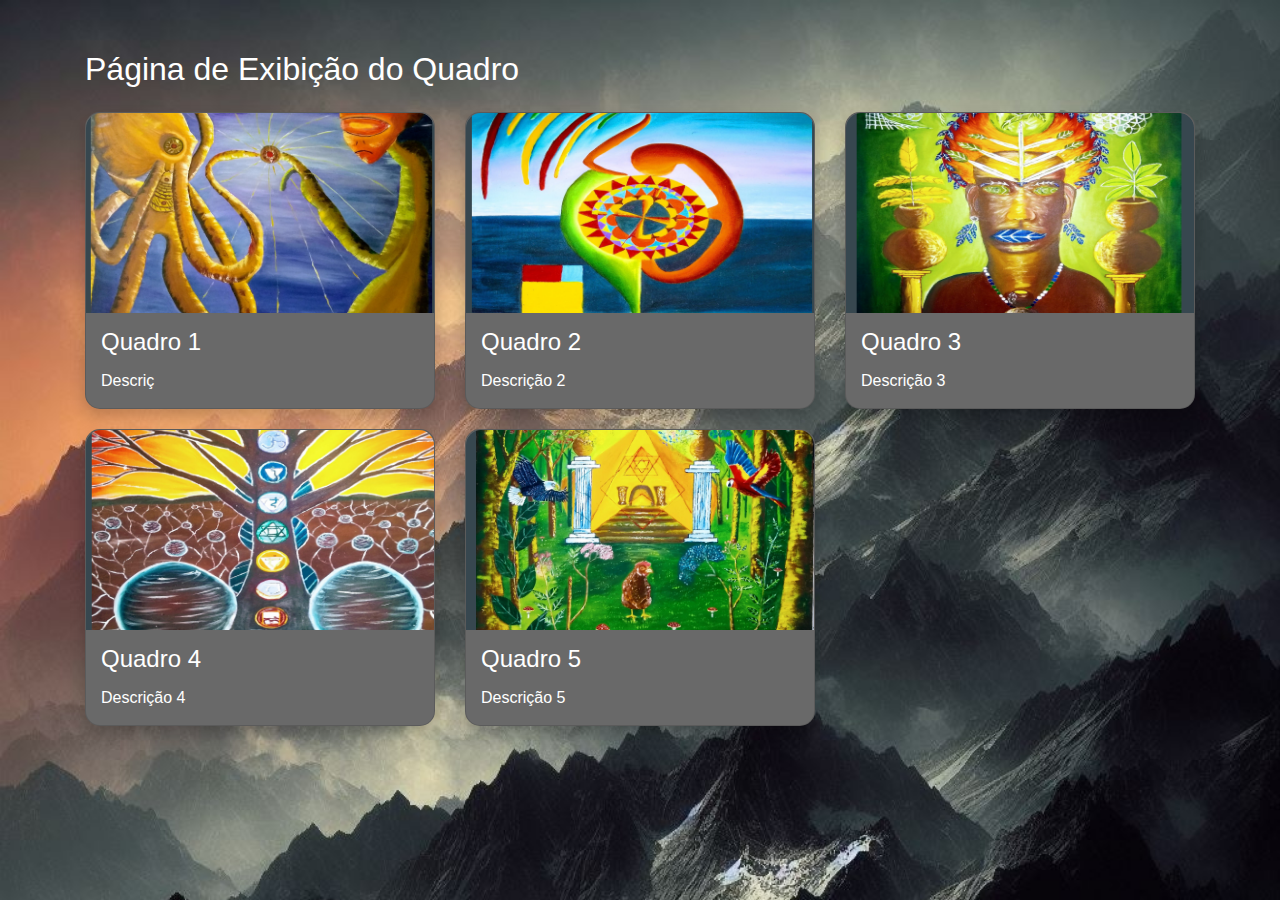
<file: loja.html>
<!DOCTYPE html>
<html lang="pt-br">
<head>
  <title>Página de Exibição do Quadro</title>
  <meta charset="utf-8">
  <meta name="viewport" content="width=device-width, initial-scale=1">
  <link rel="stylesheet" href="https://maxcdn.bootstrapcdn.com/bootstrap/4.5.2/css/bootstrap.min.css">
 <style>
 body {
  background-image: url('imagens/image1.jpeg');
  background-repeat: no-repeat;
  background-size: cover;
  background-attachment: fixed; 
  font-family: Arial, sans-serif;
}

h2 {
  color: rgb(255, 255, 255);
}

  .container {
    margin-top: 50px;
  }
  .card {
  background: #696969;
  color: #ffffff;
  border-radius: 15px;
  box-shadow: 0 8px 16px 0 rgba(0,0,0,0.2);
  transition: 0.3s;
  margin-bottom: 20px; 
}

  .card:hover {
    box-shadow: 0 12px 24px 0 rgba(0,0,0,0.2);
  }
  .card img {
  border-radius: 15px 15px 0 0;
  width: 100%;
  height: 200px; 
  object-fit: cover; 
}


  .card-body {
    padding: 15px;
  }
  .btn-primary {
    background-color: #ffffff;
    border-color: #ffffff;
  }
</style>



</head>
<body>

<div class="container">
  <h2>Página de Exibição do Quadro</h2>
  <div id="boardContainer" class="row mt-4">
    
  </div>
</div>

<script src="https://ajax.googleapis.com/ajax/libs/jquery/3.5.1/jquery.min.js"></script>
<script src="https://cdnjs.cloudflare.com/ajax/libs/popper.js/1.16.0/umd/popper.min.js"></script>
<script src="https://maxcdn.bootstrapcdn.com/bootstrap/4.5.2/js/bootstrap.min.js"></script>

<script>
  
var boards = ["imagens/7.png", "imagens/2.png", "imagens/3.png", "imagens/4.png", "imagens/5.png"];


var descriptions = ["Descriç", "Descrição 2", "Descrição 3", "Descrição 4", "Descrição 5"];

    
    $(document).ready(function() {
      var boardContainer = $("#boardContainer");
      
   
      for (var i = 0; i < boards.length; i++) {
        addBoard(boards[i], descriptions[i]);
      }
    });
    
    function addBoard(image, description) {
      var boardCard = `
        <div class="col-sm-4">
          <div class="card">
            <img class="card-img-top" src="${image}" alt="Imagem do quadro">
            <div class="card-body">
              <h4 class="card-title">Quadro ${$("#boardContainer").children().length + 1}</h4>
              <p class="card-text">${description}</p>
            </div>
          </div>
        </div>
      `;
      
      $("#boardContainer").append(boardCard);
    }
    </script>
    

</body>
</html>
</file>
